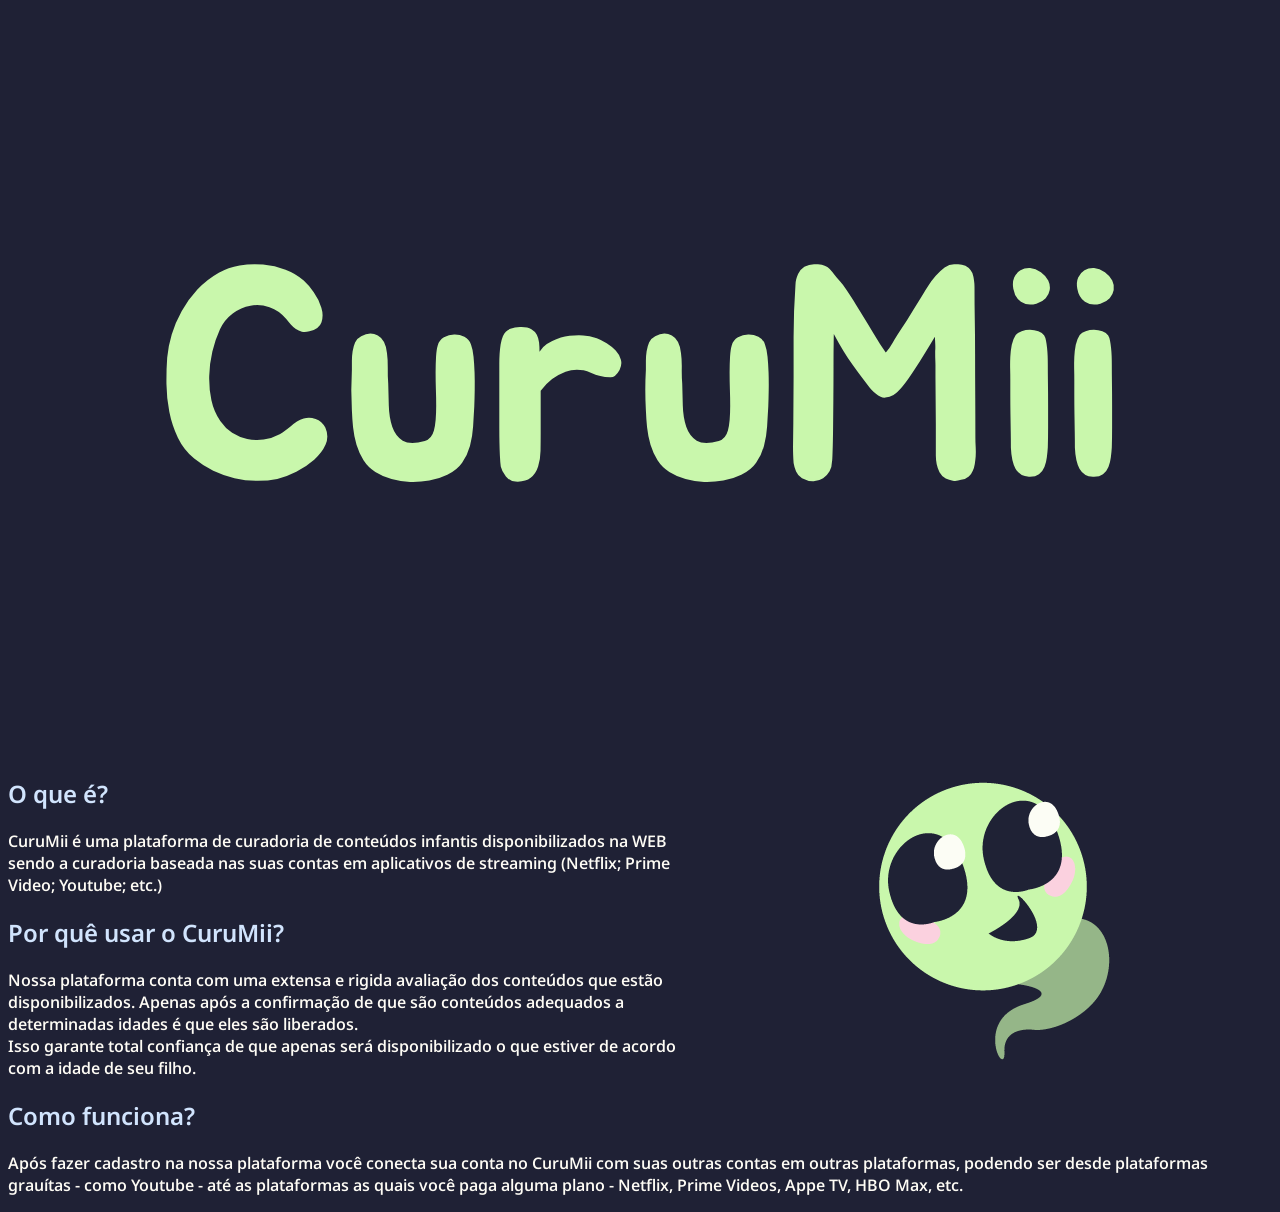
<file: yasmin/index.html>
<!DOCTYPE html>
<html lang="pt">
    <head>
        <meta charset="UTF-8">
        <meta name="viewport" content="width=device-width, initial-scale=1.0">
        <link rel="preconnect" href="https://fonts.googleapis.com">
        <link rel="preconnect" href="https://fonts.gstatic.com" crossorigin>
        <link rel="preconnect" href="https://fonts.googleapis.com">
        <link rel="preconnect" href="https://fonts.gstatic.com" crossorigin>
        <link href="https://fonts.googleapis.com/css2?family=Gaegu&family=Jua&family=Noto+Sans:ital,wght@0,100..900;1,100..900&display=swap" rel="stylesheet">
        <link href="https://fonts.googleapis.com/css2?family=Gaegu&family=Jua&display=swap" rel="stylesheet">

        <link rel="stylesheet" type="text/css" href="estilos.css">
        <title>Home</title>
    </head>
    <body>
        <div class="main">
            <h1>CuruMii</h1>
            <img src="../imagens/logo-curumii.png" alt="curu">
        
        </div>
            
            <h2>O que é?</h2>
                <p>
                    CuruMii é uma plataforma de curadoria de conteúdos infantis 
                    disponibilizados na WEB sendo a curadoria baseada nas suas 
                    contas em aplicativos de streaming (Netflix; Prime Video; Youtube; etc.)
                </p>

            <h2>Por quê usar o CuruMii?</h2>
                    <p>
                        Nossa plataforma conta com uma extensa e rigida avaliação dos conteúdos que estão
                        disponibilizados. Apenas após a confirmação de que são conteúdos adequados a determinadas
                        idades é que eles são liberados. <br>
                        Isso garante total confiança de que apenas será disponibilizado o que estiver de acordo
                        com a idade de seu filho.
                    </p>
            
            <h2>Como funciona?</h2>
                    <p>
                        Após fazer cadastro na nossa plataforma você conecta sua conta no CuruMii com suas outras
                        contas em outras plataformas, podendo ser desde plataformas grauítas - como Youtube - 
                        até as plataformas as quais você paga alguma plano - Netflix, Prime Videos, Appe TV, HBO Max, etc.

                    </p>

    </body>
</html>
</file>
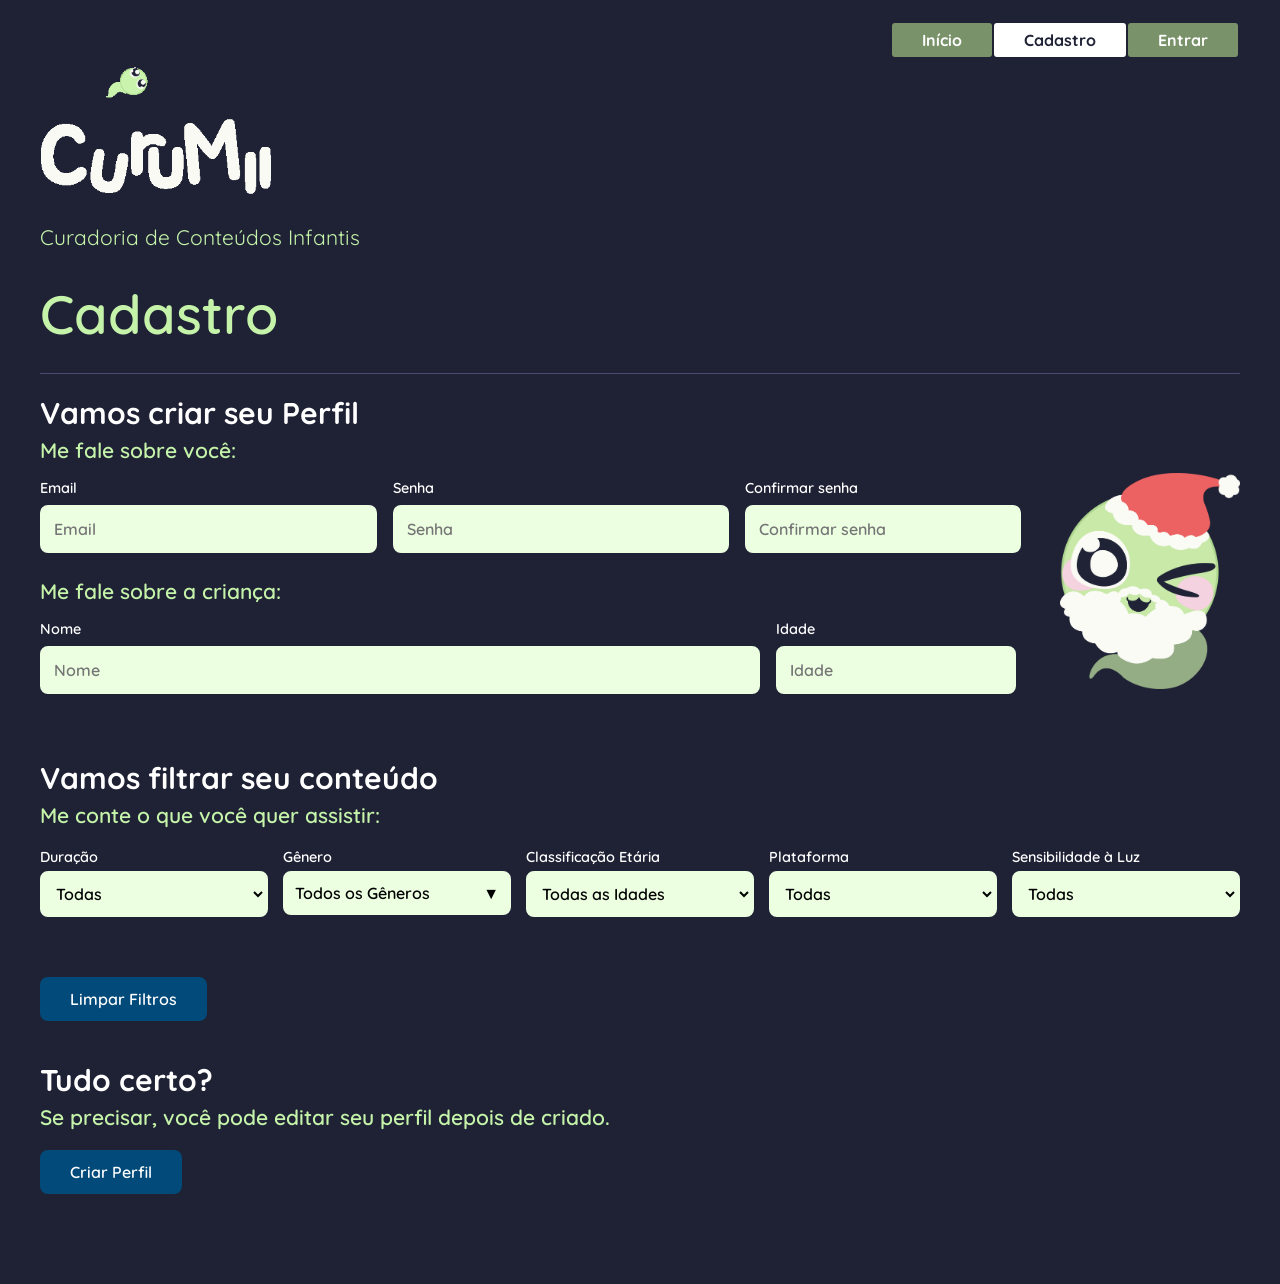
<file: cadastro.html>
<!DOCTYPE html>
<html lang="pt-BR">
<head>
    <meta charset="UTF-8">
    <meta name="viewport" content="width=device-width, initial-scale=1.0">
    <title>Curumii - Cadastro</title>
    <link rel="icon" type="image/png" href="imagens/curumii-icon.png">
    <link rel="stylesheet" type="text/css" href="css/styles.css">
    <link rel="stylesheet" type="text/css" href="css/modal.css">    
</head>

<body>

    <div class="container">

        <nav>
            <ul>
                <li><a href="index.html">Início</a></li>
                <li><a class="ativo" href="cadastro.html">Cadastro</a></li>
                <li><a href="login.html">Entrar</a></li>
            </ul>
        </nav>

        <div class="header">
           <div class="img-logo-home"><img src="imagens/logo_anima.gif"></div>
            <h1 class="site-subtitle">Curadoria de Conteúdos Infantis</h1>
            <h2 class="page-title">Cadastro</h2>
        </div>
        

        <div class="cadastro">
            <h2>Vamos criar seu Perfil</h2>
            <p class="instrucao">Me fale sobre você:</p><br>

                <div class="cadastro-avatar">
                    <img src="imagens/curumii-icon.png">
                </div>

                <div class="email-senha-group">
                          
                            <div class="bloco-info">
                                <label class="legenda">Email</label>
                                <input type="text" class="form-cadastro form-nome" id="cadastroNome" placeholder="Email">
                            </div>

                            <div class="bloco-info">
                                <label class="legenda">Senha</label>
                                <input type="text" class="form-cadastro form-nome" id="cadastroNome" placeholder="Senha">
                            </div>

                             <div class="bloco-info">
                                <label class="legenda">Confirmar senha</label>
                                <input type="text" class="form-cadastro form-nome" id="cadastroNome" placeholder="Confirmar senha">
                            </div>
                    </div>

                <div class="cadastro-info-pessoal">
            
             <p class="instrucao2">Me fale sobre a criança:</p><br>

                    <div class="nome-idade-group">

                            <div class="bloco-info">
                                <label class="legenda">Nome</label>
                                <input type="text" class="form-cadastro form-nome" id="cadastroNome" placeholder="Nome">
                            </div>
                            
                            <div class="bloco-info">
                                <label class="legenda">Idade</label>
                                <input type="text" class="form-cadastro form-nome" id="cadastroNome" placeholder="Idade">
                            </div>
                    </div>

                    

                           

                </div>

                
        </div>

        <div class="filters">
            <h2>Vamos filtrar seu conteúdo</h2>
            <p class="instrucao">Me conte o que você quer assistir:</p>
                        
            <div class="filter-group">
                <div class="filter-item">
                    <label for="filterDuracao">Duração</label>
                    <select id="filterDuracao">
                        <option value="">Todas</option>
                        <option value="curta">Menos de 30 minutos</option>
                        <option value="media">Entre 30 minutos e 1 hora</option>
                        <option value="longa">Mais de 1 hora</option>
                    </select>
                </div>
                
                <div class="filter-item">
                    <label>Gênero</label>
                    <div class="dropdown-genero">
                        <div class="dropdown-toggle" id="generoToggle" onclick="toggleGeneroDropdown()">
                            <span id="generoLabel">Todos os Gêneros</span>
                            <span>▼</span>
                        </div>
                        <div class="dropdown-menu" id="generoDropdown">
                            <div class="checkbox-item">
                                <input type="checkbox" id="genero-todos" value="Todos" onchange="updateGeneroFilter(true)">
                                <label for="genero-todos"><strong>Todos</strong></label>
                            </div>
                            <div class="checkbox-item">
                                <input type="checkbox" id="genero-arte" value="Arte" onchange="updateGeneroFilter()">
                                <label for="genero-arte">Arte</label>
                            </div>
                            <div class="checkbox-item">
                                <input type="checkbox" id="genero-aventura" value="Aventura" onchange="updateGeneroFilter()">
                                <label for="genero-aventura">Aventura</label>
                            </div>
                            <div class="checkbox-item">
                                <input type="checkbox" id="genero-educativo" value="Educativo" onchange="updateGeneroFilter()">
                                <label for="genero-educativo">Educativo</label>
                            </div>
                            <div class="checkbox-item">
                                <input type="checkbox" id="genero-fantasia" value="Fantasia" onchange="updateGeneroFilter()">
                                <label for="genero-fantasia">Fantasia</label>
                            </div>
                            <div class="checkbox-item">
                                <input type="checkbox" id="genero-musical" value="Musical" onchange="updateGeneroFilter()">
                                <label for="genero-musical">Musical</label>
                            </div>
                        </div>
                    </div>
                </div>
                
                <div class="filter-item">
                    <label for="filterIdade">Classificação Etária</label>
                    <select id="filterIdade">
                        <option value="">Todas as Idades</option>
                        <option value="Livre">Livre</option>
                        <option value="10">10 anos</option>
                        <option value="12">12 anos</option>
                        <option value="14">14 anos</option>
                        <option value="16">16 anos</option>
                    </select>
                </div>

                <div class="filter-item">
                    <label for="filterPlataforma">Plataforma</label>
                    <select id="filterPlataforma">
                        <option value="">Todas</option>
                        <option value="Netflix">Netflix</option>
                        <option value="Disney+">Disney+</option>
                        <option value="Prime Video">Prime Video</option>
                        <option value="HBO Max">HBO Max</option>
                        <option value="Globoplay">Globoplay</option>
                        <option value="Apple TV">Apple TV</option>
                        <option value="YouTube">YouTube</option>
                    </select>
                </div>

                <div class="filter-item">
                    <label for="filterLuz">Sensibilidade à Luz</label>
                    <select id="filterLuz">
                        <option value="">Todas</option>
                        <option value="Sim">Sim</option>
                        <option value="Não">Não</option>
                    </select>
                </div>
            </div>

            <div class="selected-filters">
                <ul>

                </ul>
            </div>

            <button class="btn-clear" onclick="clearFilters()">Limpar Filtros</button>
            <br><br>
            <h2>Tudo certo?</h2>
            <p class="instrucao">Se precisar, você pode editar seu perfil depois de criado.</p>
            
            <button class="btn-save" id="abrirModalBtn">Criar Perfil</button>

          <div id="meuModal" class="modal">
            <div class="modal-conteudo">
                <h2 class="modal-titulo">🎉 Perfil criado com sucesso!</h2>
                <a href="meu-curumii.html" class="btn-save">Ver Meu Curumii</a>
            </div>
        
        </div>
    </div>

    <script src="js/filter-2.js"></script>
    <script src="js/modal.js"></script>
</body>
</html>
</file>
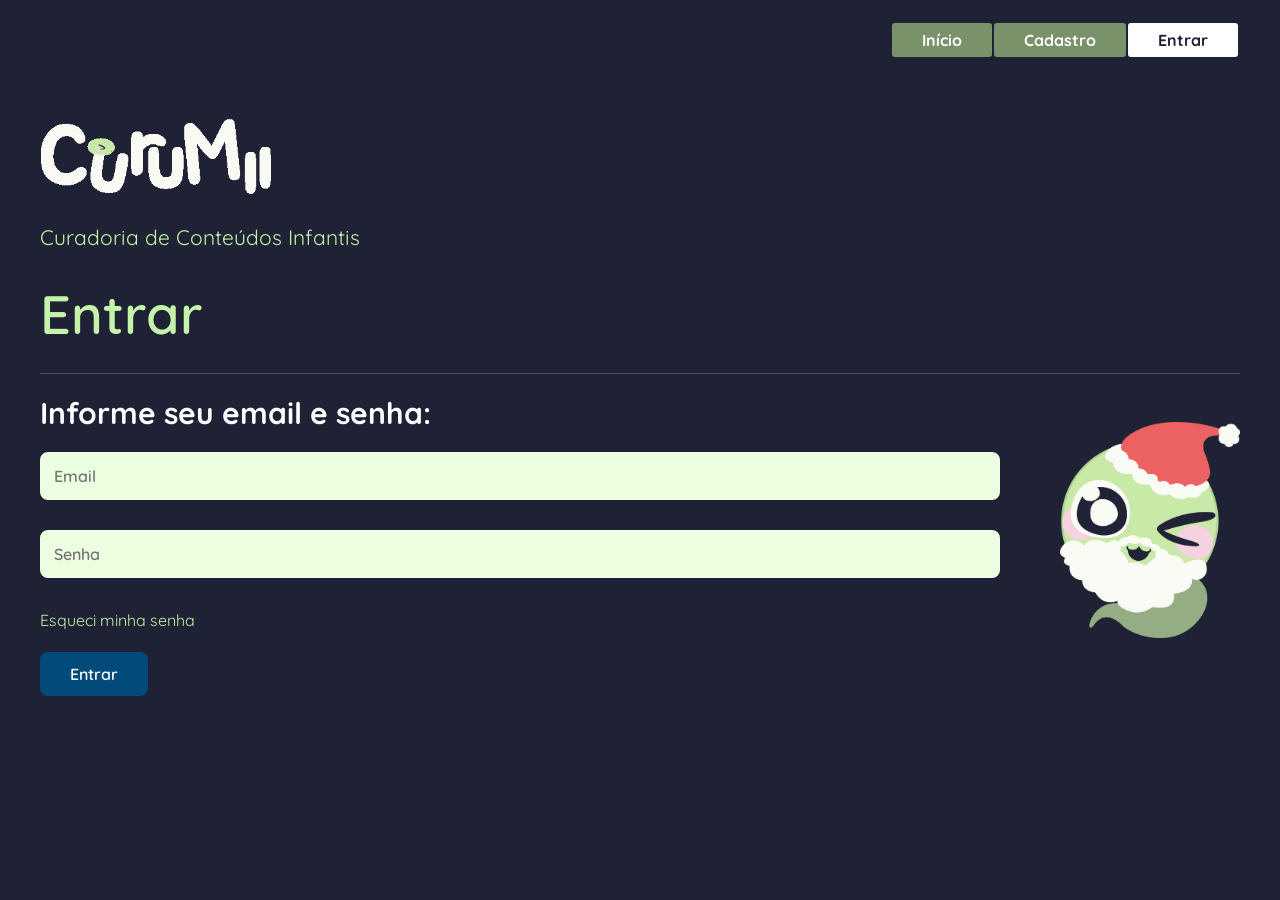
<file: login.html>
<!DOCTYPE html>
<html lang="pt-BR">
<head>
    <meta charset="UTF-8">
    <meta name="viewport" content="width=device-width, initial-scale=1.0">
    <title>Curumii - Cadastro</title>
    <link rel="icon" type="image/png" href="imagens/curumii-icon.png">
    <link rel="stylesheet" type="text/css" href="css/styles.css">
</head>
<body>

    <div class="container">

        <nav>
            <ul>
                <li><a href="index.html">Início</a></li>
                <li><a href="cadastro.html">Cadastro</a></li>
                <li><a class="ativo" href="login.html">Entrar</a></li>
            </ul>
        </nav>

        <div class="header">
           <div class="img-logo-home"><img src="imagens/logo_anima.gif"></div>
            <h1 class="site-subtitle">Curadoria de Conteúdos Infantis</h1>
            <h2 class="page-title">Entrar</h2>
        </div>
        

        <div class="login">
            <h2>Informe seu email e senha:</h2>

                <div class="cadastro-avatar">
                    <img src="imagens/curumii-icon.png">
                </div>

                <div class="email-senha">
                    <input type="text" class="form-login form-nome" id="cadastroEmail" placeholder="Email">
                    <input type="text" class="form-login form-idade" id="cadastroEmail" placeholder="Senha">
                    <p><a class="link-esqueci" href="#">Esqueci minha senha</a></p> 
                </div>
               <a class="link-entrar" href="meu-curumii.html"><button class="btn-clear">Entrar</button></a> 
                
        </div>
</body>
</html>
</file>
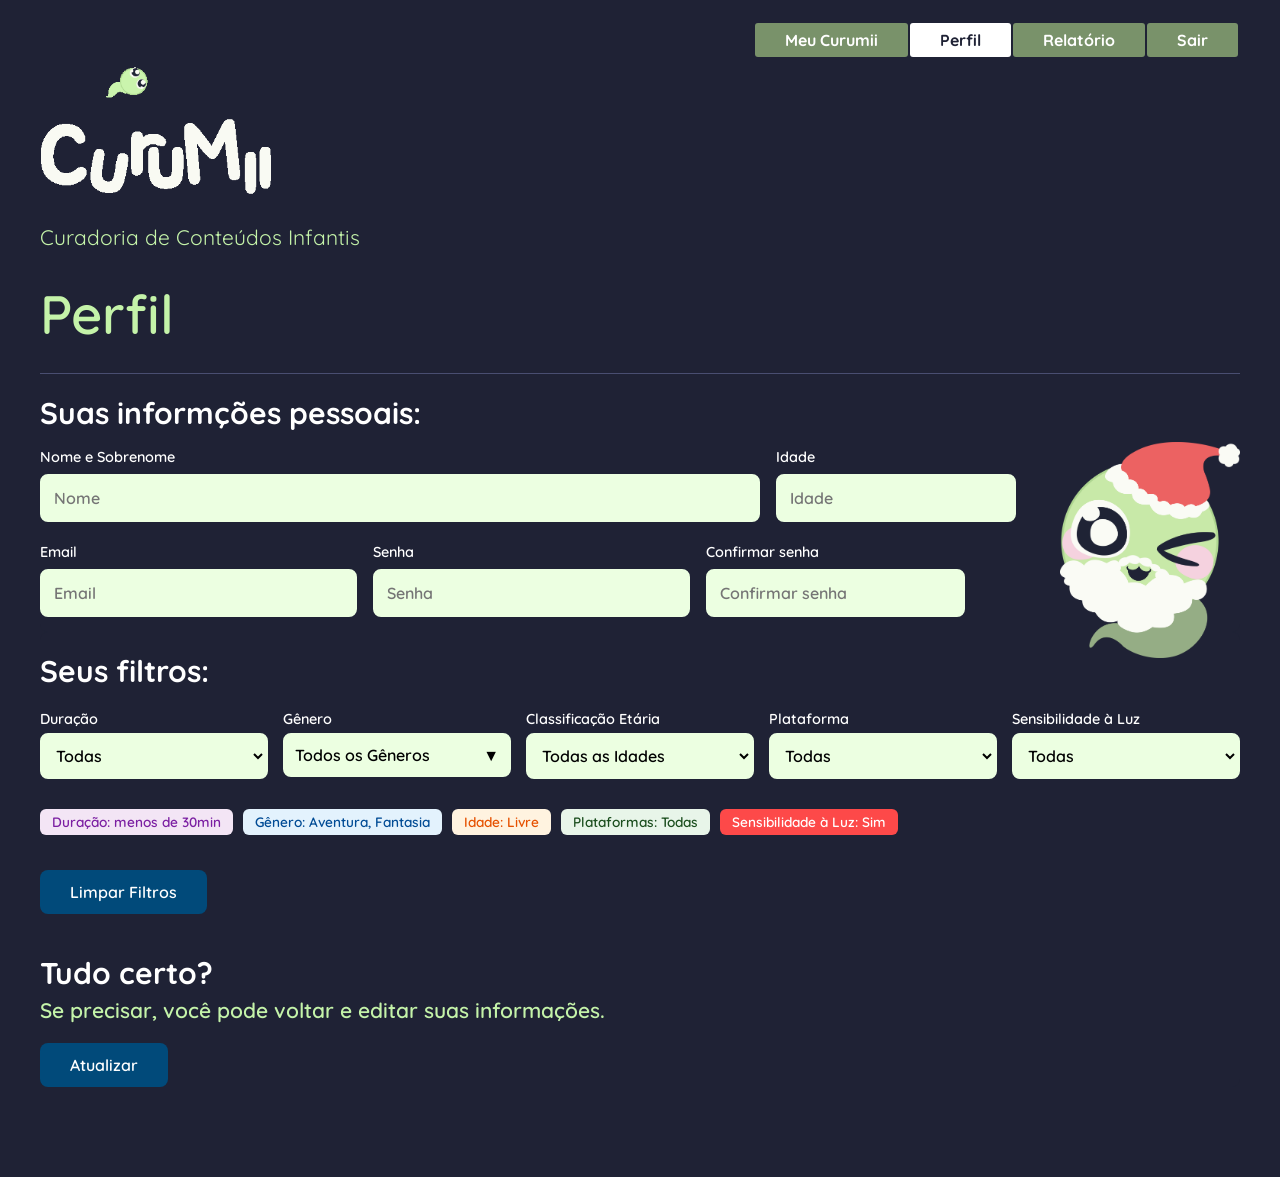
<file: perfil.html>
<!DOCTYPE html>
<html lang="pt-BR">
<head>
    <meta charset="UTF-8">
    <meta name="viewport" content="width=device-width, initial-scale=1.0">
    <title>Curumii - Perfil</title>
    <link rel="icon" type="image/png" href="imagens/curumii-icon.png">
    <link rel="stylesheet" type="text/css" href="css/styles.css">
    <link rel="stylesheet" type="text/css" href="css/modal.css">    
</head>
<body>

    <div class="container">

        <nav>
            <ul>
                <li><a href="meu-curumii.html">Meu Curumii</a></li>
                <li><a class="ativo" href="perfil.html">Perfil</a></li>
                <li><a href="relatorio.html">Relatório</a></li>
                <li><a href="index.html">Sair</a></li>
            </ul>
        </nav>

        <div class="header">
            <div class="img-logo-home"><img src="imagens/logo_anima.gif"></div>
            <h1 class="site-subtitle">Curadoria de Conteúdos Infantis</h1>
            <h2 class="page-title">Perfil</h2>
        </div>
        

        <div class="cadastro">
            <h2>Suas informções pessoais:</h2><br>
                <div class="cadastro-avatar">
                    <img src="imagens/curumii-icon.png">
                </div>

                <div class="cadastro-info-pessoal">

                    <div class="nome-idade-group">

                            <div class="bloco-info">
                                <label class="legenda">Nome e Sobrenome</label>
                                <input type="text" class="form-cadastro form-nome" id="cadastroNome" placeholder="Nome">
                            </div>
                            
                            <div class="bloco-info">
                                <label class="legenda">Idade</label>
                                <input type="text" class="form-cadastro form-nome" id="cadastroNome" placeholder="Idade">
                            </div>
                    </div>

                    <div class="email-senha-group">
                          
                            <div class="bloco-info">
                                <label class="legenda">Email</label>
                                <input type="text" class="form-cadastro form-nome" id="cadastroNome" placeholder="Email">
                            </div>

                            <div class="bloco-info">
                                <label class="legenda">Senha</label>
                                <input type="text" class="form-cadastro form-nome" id="cadastroNome" placeholder="Senha">
                            </div>

                             <div class="bloco-info">
                                <label class="legenda">Confirmar senha</label>
                                <input type="text" class="form-cadastro form-nome" id="cadastroNome" placeholder="Confirmar senha">
                            </div>
                    </div>

                           

                </div>
                
        </div>

        <div class="filters">
            <h2>Seus filtros:</h2>             
            <div class="filter-group">
                <div class="filter-item">
                    <label for="filterDuracao">Duração</label>
                    <select id="filterDuracao">
                        <option value="">Todas</option>
                        <option value="curta">Menos de 30 minutos</option>
                        <option value="media">Entre 30 minutos e 1 hora</option>
                        <option value="longa">Mais de 1 hora</option>
                    </select>
                </div>
                
                <div class="filter-item">
                    <label>Gênero</label>
                    <div class="dropdown-genero">
                        <div class="dropdown-toggle" id="generoToggle" onclick="toggleGeneroDropdown()">
                            <span id="generoLabel">Todos os Gêneros</span>
                            <span>▼</span>
                        </div>
                        <div class="dropdown-menu" id="generoDropdown">
                            <div class="checkbox-item">
                                <input type="checkbox" id="genero-todos" value="Todos" onchange="updateGeneroFilter(true)">
                                <label for="genero-todos"><strong>Todos</strong></label>
                            </div>
                            <div class="checkbox-item">
                                <input type="checkbox" id="genero-arte" value="Arte" onchange="updateGeneroFilter()">
                                <label for="genero-arte">Arte</label>
                            </div>
                            <div class="checkbox-item">
                                <input type="checkbox" id="genero-aventura" value="Aventura" onchange="updateGeneroFilter()">
                                <label for="genero-aventura">Aventura</label>
                            </div>
                            <div class="checkbox-item">
                                <input type="checkbox" id="genero-educativo" value="Educativo" onchange="updateGeneroFilter()">
                                <label for="genero-educativo">Educativo</label>
                            </div>
                            <div class="checkbox-item">
                                <input type="checkbox" id="genero-fantasia" value="Fantasia" onchange="updateGeneroFilter()">
                                <label for="genero-fantasia">Fantasia</label>
                            </div>
                            <div class="checkbox-item">
                                <input type="checkbox" id="genero-musical" value="Musical" onchange="updateGeneroFilter()">
                                <label for="genero-musical">Musical</label>
                            </div>
                        </div>
                    </div>
                </div>
                
                <div class="filter-item">
                    <label for="filterIdade">Classificação Etária</label>
                    <select id="filterIdade">
                        <option value="">Todas as Idades</option>
                        <option value="Livre">Livre</option>
                        <option value="10">10 anos</option>
                        <option value="12">12 anos</option>
                        <option value="14">14 anos</option>
                        <option value="16">16 anos</option>
                    </select>
                </div>

                <div class="filter-item">
                    <label for="filterPlataforma">Plataforma</label>
                    <select id="filterPlataforma">
                        <option value="">Todas</option>
                        <option value="Netflix">Netflix</option>
                        <option value="Disney+">Disney+</option>
                        <option value="Prime Video">Prime Video</option>
                        <option value="HBO Max">HBO Max</option>
                        <option value="Globoplay">Globoplay</option>
                        <option value="Apple TV">Apple TV</option>
                        <option value="YouTube">YouTube</option>
                    </select>
                </div>

                <div class="filter-item">
                    <label for="filterLuz">Sensibilidade à Luz</label>
                    <select id="filterLuz">
                        <option value="">Todas</option>
                        <option value="Sim">Sim</option>
                        <option value="Não">Não</option>
                    </select>
                </div>
            </div>

            <div class="selected-filters">
                <ul>
                    <li class="tag duracao">Duração: menos de 30min</li>
                    <li class="tag genero">Gênero: Aventura, Fantasia</li>
                    <li class="tag idade">Idade: Livre</li>
                    <li class="tag plataforma">Plataformas: Todas</li>
                    <li class="tag luz">Sensibilidade à Luz: Sim</li>
                </ul>
            </div>

            <button class="btn-clear" onclick="clearFilters()">Limpar Filtros</button>
            <br><br>
            <h2>Tudo certo?</h2>
            <p class="instrucao">Se precisar, você pode voltar e editar suas informações.</p>
            
            <button class="btn-save" id="abrirModalBtn">Atualizar</button>

            <div id="meuModal" class="modal">
                <div class="modal-conteudo">
                    <h2 class="modal-titulo">🎉 Perfil atuaizado com sucesso!</h2>
                    <a href="meu-curumii.html" class="btn-save">Ver Meu Curumii</a>
                </div>




        </div>
        <div id="itemsContainer" class="items-grid"></div>
    </div>

    <script src="js/filter.js"></script>
    <script src="js/modal.js"></script>
</body>
</html>
</file>
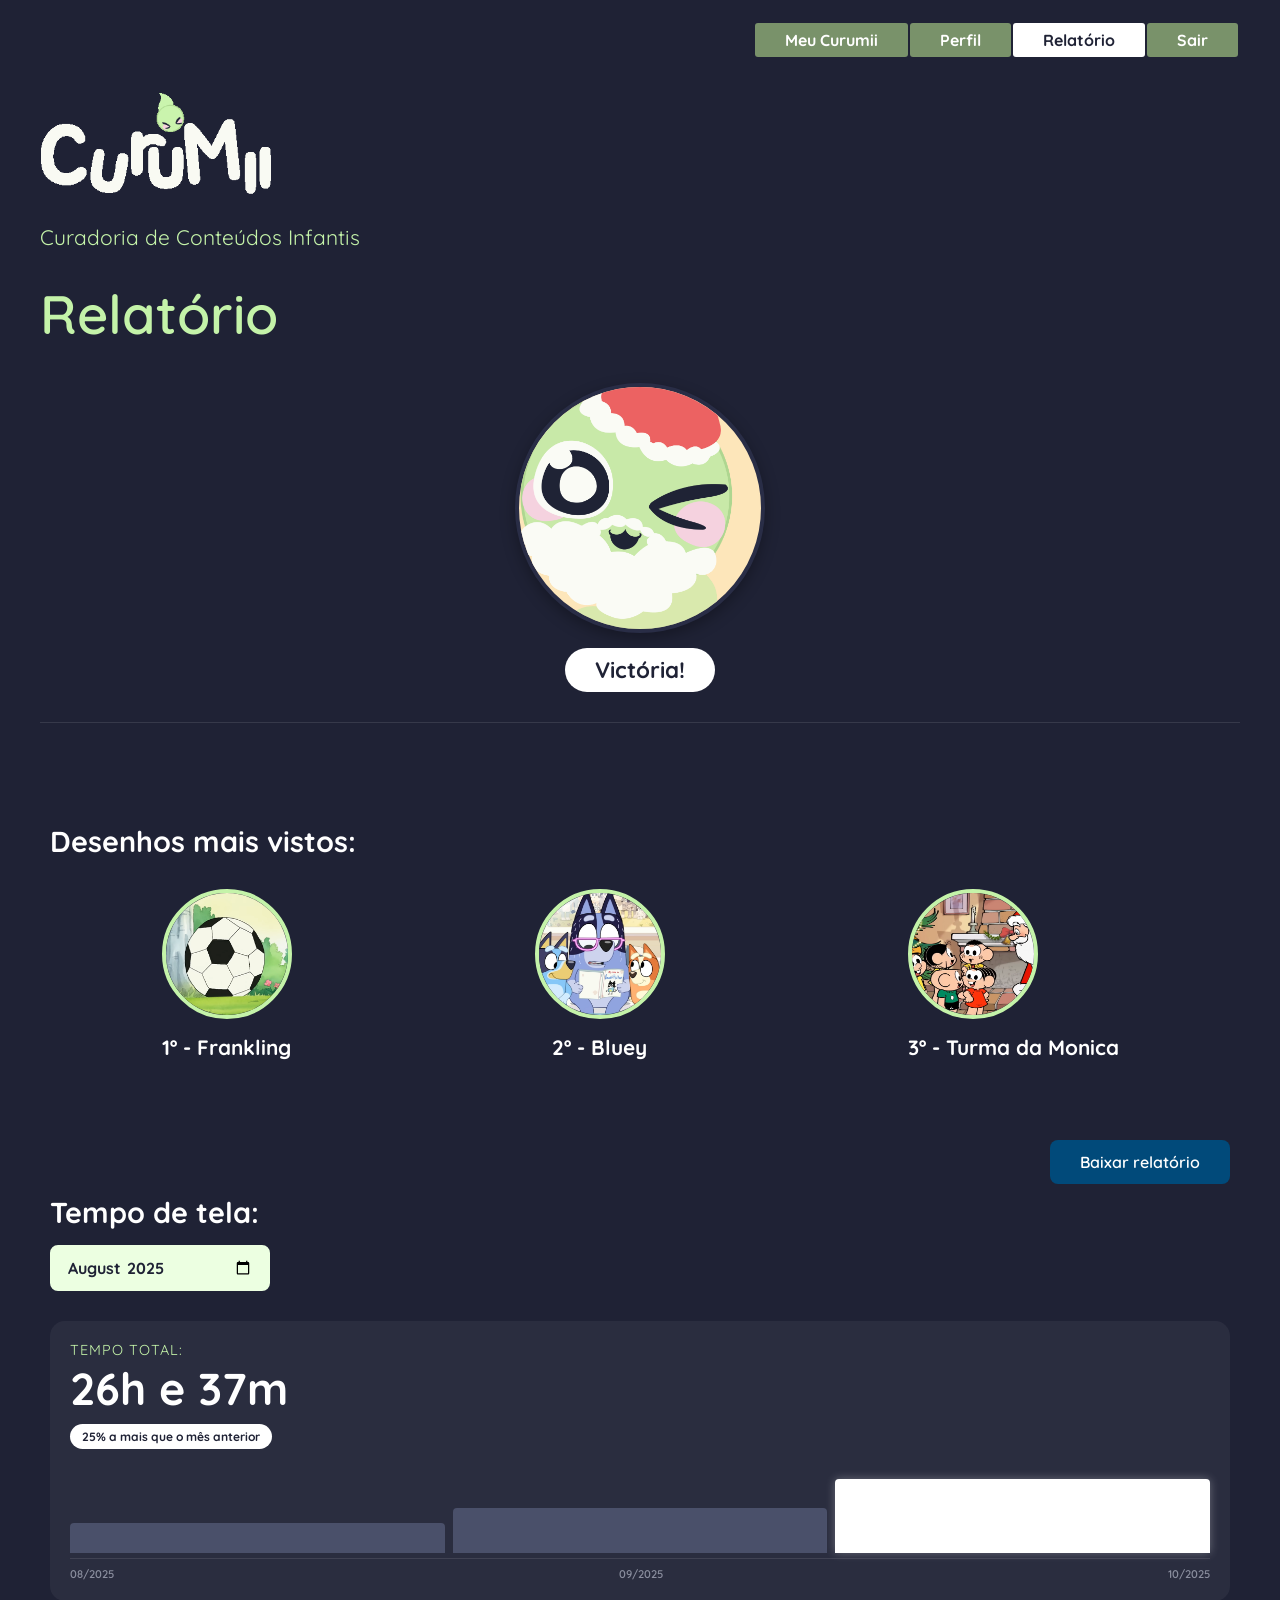
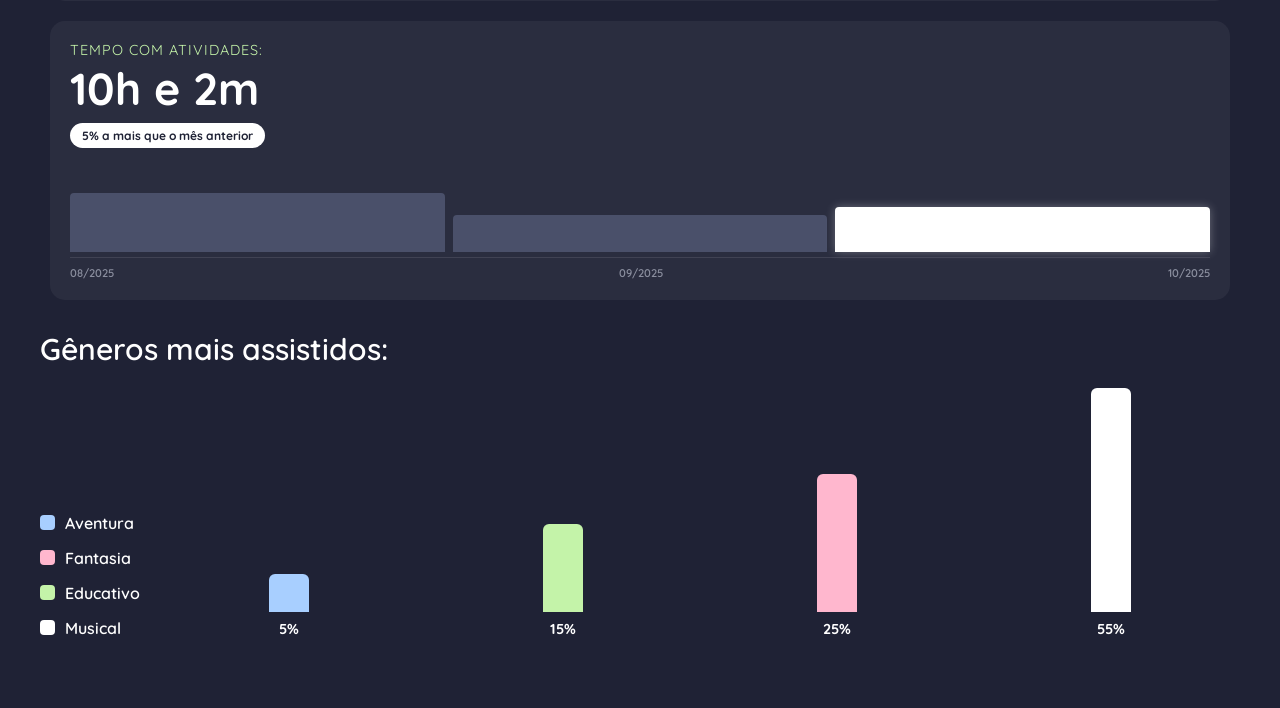
<file: relatorio.html>
<!DOCTYPE html>
<html lang="pt-BR">
<head>
    <meta charset="UTF-8">
    <meta name="viewport" content="width=device-width, initial-scale=1.0">
    <title>Curumii - Relatório</title>
    <link rel="icon" type="image/png" href="imagens/curumii-icon.png">
    <link rel="stylesheet" type="text/css" href="css/styles.css">
    <link rel="stylesheet" type="text/css" href="css/modal.css">    
</head>
<body>

    <div class="container">

        <nav>
            <ul>
                <li><a href="meu-curumii.html">Meu Curumii</a></li>
                <li><a href="perfil-2.html">Perfil</a></li>
                <li><a class="ativo" href="relatorio.html">Relatório</a></li>
                <li><a href="index.html">Sair</a></li>
            </ul>
        </nav>

        <div class="header">
            <div class="img-logo-home"><img src="imagens/logo_anima.gif"></div>
            <h1 class="site-subtitle">Curadoria de Conteúdos Infantis</h1>
            <h2 class="page-title">Relatório</h2>
        </div>

        <div class="dashboard-grid">

        <div class="card-dashboard perfil-section">
        <div class="avatar-circle">
            <img src="imagens/curumii-icon.png" alt="Avatar"> 
        </div>
        <div class="profile-name">Victória!</div>
    </div>

    <div class="card-dashboard full-width ranking-section">
        <h3>Desenhos mais vistos:</h3>
        
        <div class="ranking-grid">
            <div class="ranking-item">
                <div class="ranking-img">
                    <img src="imagens/T06-frank-futebol.png" alt="Cráa">
                </div>
                <div class="ranking-label">1º - Frankling</div>
            </div>
            
            <div class="ranking-item">
                <div class="ranking-img">
                    <img src="imagens/T02-pequenas-historias-bluey.png" alt="Lili">
                </div>
                <div class="ranking-label">2º - Bluey</div>
            </div>
            
            <div class="ranking-item">
                <div class="ranking-img">
                    <img src="imagens/T05-monica-natal.png" alt="Lulu">
                </div>
                <div class="ranking-label">3º - Turma da Monica</div>
            </div>
        </div>
    </div>
    
   <div class="download-area">
    <a href="imagens/relatorio.png" download="Relatorio-Curumii-Agosto.png" style="text-decoration: none;">
        <button class="btn-clear">Baixar relatório</button>
    </a>
    </div>

</div>


    <div class="card-dashboard tempo-section">
        
        <div class="tempo-header">
            <h3>Tempo de tela:</h3>
            <input type="month" value="2025-08" class="input-mes-estilizado">
        </div>

        <div class="stat-group">
            <p class="label-stat">Tempo total:</p>
            <div class="stat-value">26h e 37m</div>
            <span class="badge-stat">25% a mais que o mês anterior</span>
            
            <div class="mini-chart">
                <div class="bar" style="height: 40%"></div>
                <div class="bar" style="height: 60%"></div>
                <div class="bar active" style="height: 100%"></div>
            </div>
            <div class="chart-dates">
                <span>08/2025</span><span>09/2025</span><span>10/2025</span>
            </div>
        </div>

        <div class="stat-group">
            <p class="label-stat">Tempo com atividades:</p>
            <div class="stat-value">10h e 2m</div>
            <span class="badge-stat">5% a mais que o mês anterior</span>

            <div class="mini-chart">
                <div class="bar" style="height: 80%"></div>
                <div class="bar" style="height: 50%"></div>
                <div class="bar active" style="height: 60%"></div>
            </div>
            <div class="chart-dates">
                <span>08/2025</span><span>09/2025</span><span>10/2025</span>
            </div>
        </div>
    </div>
    
    <div class= container>
        <h4>Gêneros mais assistidos:</h4>
        <div class="chart-container">
            <div class="chart-legend">
                <div class="legend-item"><span class="dot blue"></span>Aventura</div>
                <div class="legend-item"><span class="dot pink"></span>Fantasia</div>
                <div class="legend-item"><span class="dot green"></span>Educativo</div>
                <div class="legend-item"><span class="dot white"></span>Musical</div>
            </div>

            <div class="main-bar-chart">
                <div class="bar-wrapper">
                    <div class="main-bar blue" style="height: 15%"></div>
                    <span class="pct">5%</span>
                </div>
                <div class="bar-wrapper">
                    <div class="main-bar green" style="height: 35%"></div>
                    <span class="pct">15%</span>
                </div>
                <div class="bar-wrapper">
                    <div class="main-bar pink" style="height: 55%"></div>
                    <span class="pct">25%</span>
                </div>
                <div class="bar-wrapper">
                    <div class="main-bar white" style="height: 90%"></div>
                    <span class="pct">55%</span>
                </div>
            </div>
        </div>
    </div>

    
    </div>


    
</body>
</html>
</file>
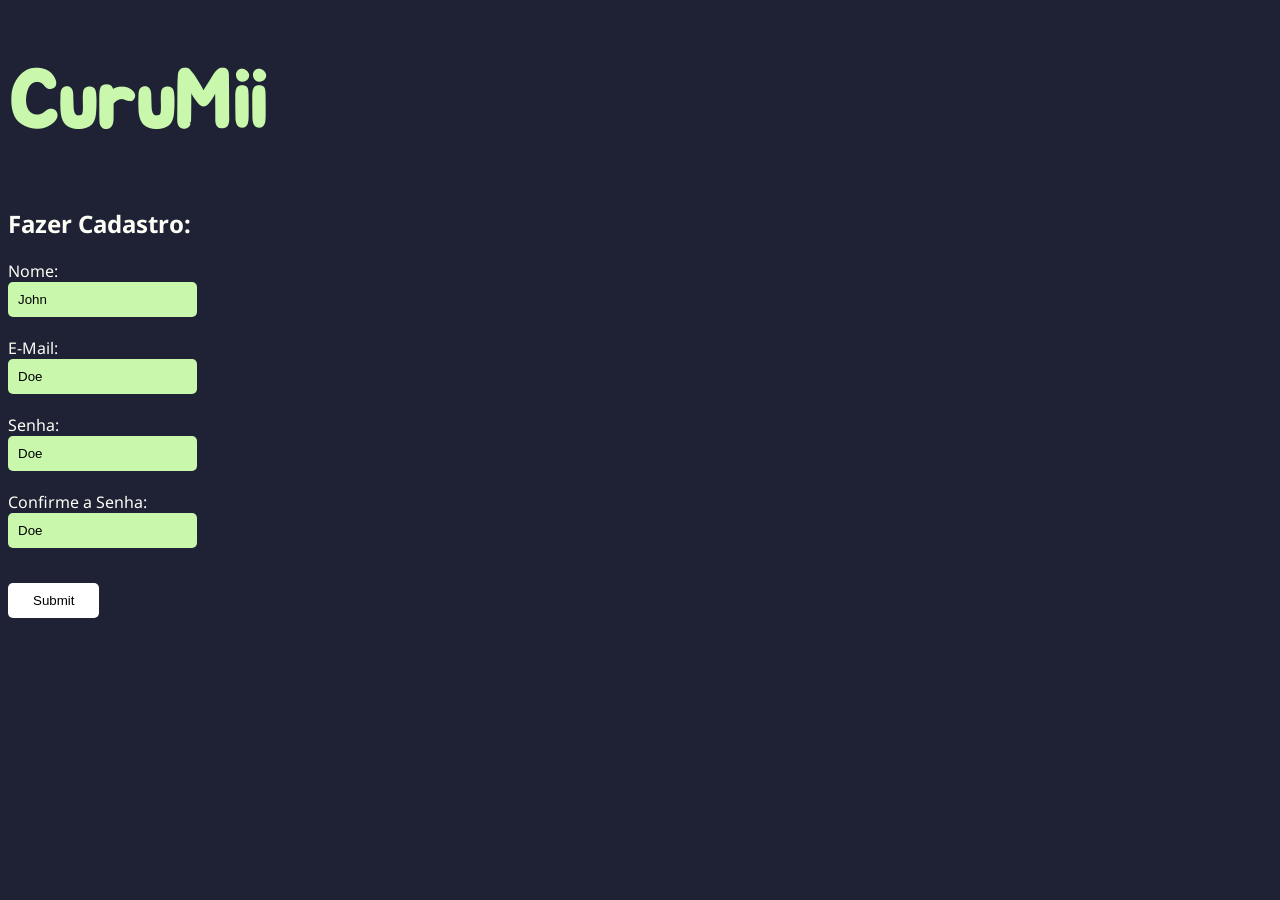
<file: roberta/login.html>
<!DOCTYPE html>
<html lang="pt">
<head>
    <meta charset="UTF-8">
    <meta name="viewport" content="width=device-width, initial-scale=1.0">

    <link rel="preconnect" href="https://fonts.googleapis.com">
    <link rel="preconnect" href="https://fonts.gstatic.com" crossorigin>
    <link href="https://fonts.googleapis.com/css2?family=Jua&display=swap" rel="stylesheet">

    <link rel="preconnect" href="https://fonts.googleapis.com">
    <link rel="preconnect" href="https://fonts.gstatic.com" crossorigin>
    <link href="https://fonts.googleapis.com/css2?family=Noto+Sans:ital,wght@0,100..900;1,100..900&display=swap" rel="stylesheet">

    <link rel="stylesheet" type="text/css" href="style.css">
    
    <title>Login</title>

</head>
<body>
    <div class="main">
        <h1>CuruMii</h1>
        <h2>Fazer Cadastro:</h2>
        <form action="/action_page.php">
  <label for="fname">Nome:</label><br>
  <input type="text" id="fname" name="fname" value="John"><br>
  <label for="lname">E-Mail:</label><br>
  <input type="text" id="lname" name="lname" value="Doe"><br>
  <label for="lname">Senha:</label><br>
  <input type="text" id="lname" name="lname" value="Doe"><br>
  <label for="lname">Confirme a Senha:</label><br>
  <input type="text" id="lname" name="lname" value="Doe"><br>
  <input type="submit" value="Submit">
</form> 

    </div>
    
    
    
</body>
</html>
</file>
<file: yasmin/estilos.css>
body{
    background-color: #1f2135;
}

h1{
    color: #c9f7ac;
  font-family: "Jua", sans-serif;
  font-weight: 400;
  font-style: normal;
  font-size: 300px;
  text-align: center;
  padding: 0;
}

h2{
    color: #d1e4fd;
    font-family: "Noto Sans", sans-serif;
    font-optical-sizing: auto;
    font-weight: 600;
    font-style: normal;
}

p{
    color: #fefcf5;
    font-family: "Noto Sans", sans-serif;
    font-optical-sizing: auto;
    font-weight: 550;
    font-style: normal;
    }

.main img   {
    float: right;
}
</file>
<file: css/styles.css>
@import url('https://fonts.googleapis.com/css2?family=Quicksand:wght@300..700&display=swap');

* {
    margin: 0;
    padding: 0;
    box-sizing: border-box;
}

body {
    font-family: "Quicksand", sans-serif;
    background: #1f2235;
    min-height: 100vh;
    padding: 20px;
}

input, select, button, textarea {
    font-family: "Quicksand", sans-serif !important;
}

.container {
    max-width: 1200px;
    margin: 0 auto 50px auto;
    position: relative;
}

/*Navegação */

nav {
    margin-top: 10px;
}

nav ul {
    display: flex;
    justify-content: flex-end;
    list-style: none;
    margin: 0;
    padding: 0;
}

nav li {
    margin-right: 2px; 
}

nav a {
    color: #fff;
    font-weight: 700;
    background: #79926a;
    padding: 7px 30px;
    border-radius: 3px;
    text-decoration: none;
}

nav a.ativo {
    background: #fff;
    color: #1f2235;
}

nav a:hover {
    background: #c8f7aa;
    color: #000;
}

/*Cabeçalho */

.img-logo-home img{
    width: 360px;
    margin-left: -55px;
}

.img-logo img {
  width: 200px;
  margin-top: -30px;
}

.site-subtitle {
    color: #c4f3a9;
    text-align: left;
    margin-bottom: 30px;
    font-size: 21px;
    font-weight: normal;
}

.page-title {
    color: #c4f3a9;
    text-align: left;
    margin-bottom: 25px;
    font-size: 54px;
    font-weight: 600;
}

/*Apresentação */

.apresenta-site {
    color: #fff;
    background: #292d46;
    border-radius: 10px;
    padding: 30px;
    margin-bottom: 20px;
}

.apresenta-site h2 {
    color: #c4f3a9;
    font-size: 40px;
    font-weight: 500;
    padding-bottom: 20px;
}

.apresenta-site p {
  font-size: 24px;
  padding: 10px;
}

/* Filtros */

#searchBox::placeholder {
    color: #000;
}

#searchBox {
    width: 100%;
    padding: 12px;
    background-color: #ecffe1;
    border: 2px solid #ecffe1;
    border-radius: 8px;
    font-size: 1em;
    margin-bottom: 25px;
    font-family: 'Quicksand', sans-serif;
    font-weight: 600;
}

#searchBox:focus {
    outline: none;
    border-color: #035;
}

.filters {
    background: #1f2235;
    border-radius: 8px;
    margin-bottom: 70px;
}


.filters h2 {
    color: #fff;
    margin-bottom: 20px;
    border-top: 0 solid #494e71;
    padding-top: 20px;
    font-size: 30px;
}

.instrucao {
    color: #c4f3a9;
    font-size: 21px;
    font-weight: 600;
    margin-top: -15px;
    padding-bottom: 20px;
}

.filter-group {
    display: grid;
    grid-template-columns: repeat(auto-fit, minmax(170px, 1fr));
    gap: 15px;
    margin-bottom: 40px;
}

.filter-item {
    display: flex;
    flex-direction: column;
}

.filter-item label {
    font-weight: 600;
    margin-bottom: 5px;
    color: #fff;
    font-size: 0.9em;
}

.filter-item select,
.filter-item input {
    padding: 10px;
    background-color: #ecffe1;
    border: 2px solid #ecffe1;
    border-radius: 8px;
    font-family: "Quicksand", sans-serif;
    font-size: 1em;
    font-weight: 600;
    transition: border-color 0.3s;
}

.filter-item select:focus,
.filter-item input:focus {
    outline: none;
    border-color: #035;
}

.dropdown-genero {
    position: relative;
}

.dropdown-toggle {
    width: 100%;
    padding: 10px;
    background-color: #ecffe1;
    border: 2px solid #ecffe1;
    border-radius: 8px;
    cursor: pointer;
    text-align: left;
    font-size: 1em;
    font-weight: 600;
    display: flex;
    justify-content: space-between;
    align-items: center;
}

.dropdown-toggle:hover {
    border-color: #035;
}

.dropdown-menu {
    position: absolute;
    top: 100%;
    left: 0;
    right: 0;
    background: #1f2235;
    border: 2px solid #035;
    border-radius: 8px;
    margin-top: 5px;
    display: none;
    z-index: 1000;
    box-shadow: 0 5px 15px rgba(0, 0, 0, 0.2);
}

.dropdown-menu.show {
    display: block;
}

.checkbox-item {
    padding: 8px;
    cursor: pointer;
    display: flex;
    align-items: center;
    border-radius: 4px;
    transition: background 0.2s;
}

.checkbox-item:hover {
    background: #718a67;
}

.checkbox-item input[type="checkbox"] {
    margin-right: 8px;
    cursor: pointer;
    width: 16px;
    height: 16px;
}

.checkbox-item label {
    cursor: pointer;
    margin: 0;
    font-weight: normal;
}

.btn-clear {
    background: #014a7a;
    color: white;
    border: none;
    margin-right: 10px;
    padding: 12px 30px;
    border-radius: 8px;
    cursor: pointer;
    font-family: "Quicksand", sans-serif;
    font-size: 1em;
    font-weight: 600;
    transition: background 0.3s;
}

.btn-clear:hover {
    background: #7b9871;
}

.btn-save {
    background: #014a7a;
    color: white;
    border: none;
    padding: 12px 30px;
    border-radius: 8px;
    cursor: pointer;
    font-family: "Quicksand", sans-serif;
    font-size: 1em;
    font-weight: 600;
    text-decoration: none;
    transition: background 0.3s;
}

.btn-save:hover {
    background: #7b9871;
}

.results-info {
    display: none;
    background: #1f2235;
    margin-bottom: 40px;
    color: #c4f3a9;
    font-size: 24px;
    font-weight: normal;
    text-align: center;
    border-top: 1px solid #494e71;
    padding-top: 30px;
}

/*Cadastro e Perfil*/

.perfil-abas {
    display: flex;
    justify-content: flex-start;
    flex-wrap: wrap;
    gap: 10px;
    margin-bottom: 40px;
}

.perfil-abas a,
.perfil-abas span {
    color: white;
    padding: 12px 20px;
    background-color: #292d46;
    border-radius: 8px;
    font-weight: 600;
    cursor: pointer;
    text-decoration: none;
    transition: all 0.2s ease;
}

.perfil-abas .aba-ativa {
    background-color: #c4f3a9;
    color: #1f2235;
    font-weight: 800;
    box-shadow: 0 2px 10px rgba(196, 243, 169, 0.4);
}

.perfil-abas a:hover:not(.aba-ativa),
.perfil-abas span:hover:not(.aba-ativa) {
    background-color: #014a7a;
    transform: translateY(-2px);
}

.perfil-abas .link-novo-perfil {
    background: none; 
    color: #c4f3a9; 
    border: none;
    padding: 12px 0; 
    text-decoration: underline; 
    align-self: center; 
    margin-left: 20px;
    transition: color 0.2s;
}

.perfil-abas .link-novo-perfil:hover {
    background: none;
    color: #fff; 
    transform: none;
}

.instrucao2 {
    color: #c4f3a9;
    font-size: 21px;
    font-weight: 600;
    margin-top: 10px;
    padding-bottom: 20px;
}

.nome-idade-group {
    display: grid;
    grid-template-columns: 75% 25%;
    gap: 16px;
    margin-bottom: 30px;
}
.email-senha-group {
    display: grid;
    grid-template-columns: 33% 33% 27%; 
    gap: 16px; 
}

.bloco-info {
    display: flex;
    flex-direction: column;
    gap: 8px; 
}

.bloco-info label {
    display: block;
}

.bloco-info input {
    width: 100%;
}

label.legenda {
    margin-top: -24px;
    color: #fff;
    font-size: 0.9em;
    font-weight: 600;
}

a.link-esqueci,
a.link-editar-filtros {
  color: #c4f3a9;
  line-height: 1.5;
  text-decoration: none;
}

a.link-esqueci:hover,
a.link-editar-filtros:hover {
    color: #fff;
    padding-bottom: 2px;
    border-bottom: 1px solid #fff;
}

.cadastro {
    background: #1f2235;
    border-radius: 8px;
    margin-bottom: 0;
}

.cadastro h2,
.login h2 {
    color: #fff;
    margin-bottom: 20px;
    border-top: 1px solid #494e71;
    padding-top: 20px;
    font-size: 30px;
}

.cadastro-avatar img {
  float: right;
  width: 15%;
  margin-top: -30px;
}

.cadastro-info-pessoal {
    width: 80%;
}

.cadastro-email {
    display: grid;
    grid-template-columns: 33% 33% 32.5%;
    gap: 15px;
    margin-bottom: 20px;
    width: 80%;
}

.form-cadastro {
  padding: 12px;
  background-color: #ecffe1;
  border: 2px solid #ecffe1;
  border-radius: 8px;
  font-size: 1em;
  margin-bottom: 15px;
  font-family: 'Quicksand', sans-serif;
  font-weight: 600;
}

.selected-filters ul {
    display: flex;
    list-style: none;
    margin: 0;
    padding: 0;
    flex-wrap: wrap; 
    margin-top: -10px;
    margin-bottom: 30px;
}

.selected-filters li {
    margin-right: 10px; 
}


/*Entrar*/

.form-login {
  padding: 12px;
  background-color: #ecffe1;
  border: 2px solid #ecffe1;
  border-radius: 8px;
  font-size: 1em;
  margin-bottom: 15px;
  font-family: 'Quicksand', sans-serif;
  font-weight: 600;
}

.email-senha {
    display: grid;
    gap: 15px;
    margin-bottom: 20px;
    width: 80%;
}

/*Cards com os conteúdos*/

.items-grid {
    display: grid;
    grid-template-columns: repeat(auto-fill, minmax(300px, 1fr));
    gap: 20px;
}

.item-card {
    background: #2a2e43;
    border-radius: 9px;
    box-shadow: 0 0 20px rgba(0, 0, 0, 0.4);
    transition: transform 0.3s, box-shadow 0.3s;
    cursor: pointer;
    overflow: hidden;
}

.item-card:hover {
    transform: translateY(-5px);
    box-shadow: 0 0 15px rgba(197, 242, 169, 0.6);
}

.item-image {
    width: 100%;
    height: 260px;
    object-fit: cover;
    background: #035;
}

.item-content {
    padding: 20px 20px 5px 20px;
}

.item-title {
    color: #fff;
    font-size: 1.3em;
    font-weight: bold;
    margin-bottom: 10px;
}

.item-description {
    color: #999;
    margin-bottom: 15px;
    line-height: 1.5;
    font-size: 0.95em;
}

.item-tags {
    display: flex;
    flex-wrap: wrap;
    gap: 8px;
    margin-bottom: 10px;
}

.tag {
    margin-bottom: 5px;
    padding: 4px 12px 5px 12px;
    border-radius: 6px;
    font-size: 0.85em;
    font-weight: 600;
}

.tag.genero {
    background: #e3f2fd;
    color: #004b95;
}

.tag.idade {
    background: #fff3e0;
    color: #e65100;
}

.tag.duracao {
    background: #f3e5f5;
    color: #7b1fa2;
}

.tag.luz {
    background: #fd4949;
    color: #fff;
}

.tag.plataforma {
    background: #e8f5e9;
    color: #1b4e1e;
}

/*Sem resultados*/

.loading {
    text-align: center;
    color: white;
    font-size: 1.2em;
    padding: 50px;
}

.no-results {
    background: #2e324e;
    padding: 40px;
    border-radius: 12px;
    text-align: center;
    color: #999;
    font-size: 1.2em;
    width: 1200px;
}

/* Sem resultados-2 */

img.img-relatorio {
    width: 100%;
}

a.link-entrar.btn-float {
    position: absolute;
    bottom: 90px;
    right: 60px;
}

/*Adicionais*/
.load-more-wrapper {
    text-align: center; 
    margin: 40px auto; 
    width: 100%;
}

.btn-load-more {
    display: inline-block; 
    
    background: linear-gradient(135deg, #014a7a 0%, #7b9871 100%);
    color: white;
    border: none;
    padding: 15px 40px;
    border-radius: 50px;
    cursor: pointer;
    font-family: "Quicksand", sans-serif;
    font-size: 1.1em;
    font-weight: 700;
    transition: all 0.3s ease;
    box-shadow: 0 4px 15px rgba(196, 243, 169, 0.3);
}

.btn-load-more:hover {
    background: linear-gradient(135deg, #7b9871 0%, #c4f3a9 100%);
    transform: translateY(-2px);
    box-shadow: 0 6px 20px rgba(196, 243, 169, 0.5);
}

.btn-load-more:active {
    transform: translateY(0);
}

.btn-load-more .dots {
    font-size: 1.5em;
    animation: pulse 1.5s ease-in-out infinite;
}

@keyframes pulse {
    0%, 100% {
        opacity: 0.5;
        transform: scale(1);
    }
    50% {
        opacity: 1;
        transform: scale(1.2);
    }
}

.item-card {
    animation: fadeInUp 0.5s ease-out;
}

@keyframes fadeInUp {
    from {
        opacity: 0;
        transform: translateY(20px);
    }
    to {
        opacity: 1;
        transform: translateY(0);
    }
}


.main-filter-section {
    position: relative; 
}

.search-gif {
    position: absolute;
    top: 280px;
    right: 20px;
    width: 250px;
    height: auto;
}

/*Relatório*/
.dashboard-grid, .dashboard-grid input, .dashboard-grid button {
    font-family: "Quicksand", sans-serif;
}

.dashboard-grid {
    display: grid;
    grid-template-columns: 1fr 1fr;
    gap: 30px;
    margin-top: 20px;
    align-items: start;
}

.card-dashboard {
    padding: 10px;
}

.tempo-header {
    display: flex;
    flex-direction: column;
    gap: 15px;
    margin-bottom: 30px;
}

.card-dashboard h3 {
    color: #fff;
    font-size: 1.8rem;
    font-weight: 700;
    margin: 0;
}

.input-mes-estilizado {
    background-color: #ecffe1;
    border: 2px solid #ecffe1;
    border-radius: 8px;
    padding: 10px 15px;
    color: #1f2235;
    font-size: 1rem;
    font-weight: 700;
    width: 100%;
    max-width: 220px;
    cursor: pointer;
    outline: none;
    color-scheme: light; 
}

.input-mes-estilizado:focus {
    border-color: #c4f3a9;
}

.stat-group {
    background: rgba(255, 255, 255, 0.05);
    padding: 20px;
    border-radius: 15px;
    margin-bottom: 20px;
}

.label-stat {
    color: #c4f3a9;
    font-size: 0.9rem;
    text-transform: uppercase;
    letter-spacing: 1px;
    margin-bottom: 5px;
}

.stat-value {
    color: #fff;
    font-size: 2.8rem;
    font-weight: 700;
    line-height: 1.1;
}

.badge-stat {
    display: inline-block;
    background: #fff;
    color: #1f2235;
    padding: 5px 12px;
    border-radius: 20px;
    font-size: 0.75rem;
    font-weight: 800;
    margin: 10px 0 15px 0;
}

.mini-chart {
    display: flex;
    align-items: flex-end;
    gap: 8px;
    height: 80px;
    width: 100%;
    margin-top: 15px;
    padding-bottom: 5px;
    border-bottom: 1px solid rgba(255,255,255,0.1);
}

.mini-chart .bar {
    flex: 1;
    background: #4a506a;
    border-radius: 4px 4px 0 0;
    transition: height 0.3s;
}

.mini-chart .bar.active {
    background: #fff;
    box-shadow: 0 0 10px rgba(255,255,255,0.3);
}

.chart-dates {
    display: flex;
    justify-content: space-between;
    margin-top: 8px;
}

.chart-dates span {
    color: #8a8e9e;
    font-size: 0.7rem;
    font-weight: 600;
}

.chart-container {
    display: flex;
    gap: 20px;
    align-items: flex-end;
    height: 300px;
    margin-top: 20px;
}

.chart-legend {
    display: flex;
    flex-direction: column;
    gap: 15px;
}

.legend-item {
    color: #fff;
    display: flex;
    align-items: center;
    gap: 10px;
    font-size: 1rem;
    font-weight: 600;
}

.dot { width: 15px; height: 15px; border-radius: 4px; }
.dot.blue, .main-bar.blue { background-color: #a8cfff; }
.dot.pink, .main-bar.pink { background-color: #ffb7ce; }
.dot.green, .main-bar.green { background-color: #c4f3a9; }
.dot.white, .main-bar.white { background-color: #fff; }

.main-bar-chart {
    display: flex;
    align-items: flex-end;
    gap: 15px;
    height: 100%;
    flex-grow: 1;
}

.bar-wrapper {
    display: flex;
    flex-direction: column;
    align-items: center;
    height: 100%;
    justify-content: flex-end;
    flex: 1;
}

.main-bar {
    width: 100%;
    max-width: 40px;
    border-radius: 6px 6px 0 0;
}

.pct {
    color: #fff;
    font-size: 0.9rem;
    font-weight: 700;
    margin-top: 8px;
}

.perfil-section {
    grid-column: 1 / -1;
    display: flex;
    flex-direction: column;
    align-items: center;
    justify-content: center;
    margin-bottom: 20px;
    border-bottom: 1px solid rgba(255,255,255,0.1);
    padding-bottom: 30px;
}

.avatar-circle {
    width: 250px;
    height: 250px;
    border-radius: 50%;
    background: #fde6ba;
    overflow: hidden;
    border: 4px solid #292d46;
    margin-bottom: 15px;
    box-shadow: 0 5px 15px rgba(0,0,0,0.3);
}

.avatar-circle img { width: 100%; height: 100%; object-fit: cover; }

.profile-name {
    background: #fff;
    color: #1f2235;
    padding: 8px 30px;
    border-radius: 50px;
    font-weight: 800;
    font-size: 1.4rem;
}

.full-width { grid-column: 1 / -1; margin-top: 40px; }

.ranking-grid {
    display: flex;
    justify-content: space-around;
    gap: 20px;
    margin-top: 30px;
}

.ranking-item { text-align: center; }

.ranking-img {
    width: 130px;
    height: 130px;
    border-radius: 50%;
    overflow: hidden;
    border: 4px solid #c4f3a9;
    margin-bottom: 15px;
    transition: transform 0.3s;
}

.ranking-item:hover .ranking-img { transform: scale(1.10); }
.ranking-img img { width: 100%; height: 100%; object-fit: cover; }
.ranking-label { color: #fff; 
    font-size: 1.3rem;
     font-weight: 700;
    text-align: center; }

.download-area { grid-column: 1 / -1; text-align: right; margin-top: 40px; }

@media (max-width: 900px) {
    .dashboard-grid { grid-template-columns: 1fr; }
    .ranking-grid { flex-direction: column; align-items: center; }
}

.tempo-section {
    grid-column: 1 / 2;
}

.generos-section {
    grid-column: 2 / 3;
}

.chart-container {
    height: 250px;
}

@media (max-width: 900px) {
    .dashboard-grid {
        grid-template-columns: 1fr;
    }
}
h4 {
    color: #fff;
    font-size: 30px;
    font-weight: 600;
}
</file>
<file: css/modal.css>
/* Modal de Base */
.modal {
    display: none; 
    position: fixed; 
    z-index: 1000;
    left: 0;
    top: 0;
    width: 100%; 
    height: 100%;
    background-color: rgba(0, 0, 0, 0.6);
    justify-content: center;
    align-items: center;
}

/* Modal Pequeno */
.modal-conteudo {
    background-color: #1f2235;
    padding: 30px 50px 70px 50px;
    border-radius: 10px;
    width: 80%;
    max-width: 620px;
    text-align: center;
    box-shadow: 0 0 40px #c4f3a9;
    animation: fadeIn 0.3s;
}

h2.modal-titulo {
    margin-bottom: 60px;
}

a.btn-save {
    text-decoration: none;
}

/* Modal do Player de Vídeo */
.modal-conteudo-video {
    background-color: #1f2235;
    padding: 20px;
    border-radius: 10px;
    width: 90%;
    max-width: 1200px; 
    position: relative;
    box-shadow: 0 0 50px rgba(196, 243, 169, 0.4);
    animation: fadeIn 0.3s;
}

.close-player {
    position: absolute;
    right: 18px;
    top: 14px;
    background: rgba(0, 0, 0, 0.5);
    border: none;
    color: #fff;
    font-size: 28px;
    cursor: pointer;
    z-index: 10001;
    width: 40px;
    height: 40px;
    border-radius: 50%;
    display: flex;
    align-items: center;
    justify-content: center;
    transition: all 0.3s;
}

.close-player:hover {
    background: rgba(196, 243, 169, 0.3);
    transform: rotate(90deg);
}

#playerWrapper {
    position: relative;
    width: 100%;
    padding-top: 56.25%; 
    height: 0;
    background: #000;
    border-radius: 8px;
    overflow: hidden;
}

#playerWrapper iframe {
    position: absolute;
    left: 0;
    top: 0;
    width: 100%;
    height: 100%;
    border: none;
    border-radius: 8px;
}

/* Animação do Modal */
@keyframes fadeIn {
    from { 
        opacity: 0; 
        transform: translateY(-20px) scale(0.95);
    }
    to { 
        opacity: 1; 
        transform: translateY(0) scale(1);
    }
}

/* Responsividade do Modal */
@media (max-width: 768px) {
    .modal-conteudo {
        width: 95%;
        padding: 20px 30px 40px 30px;
    }
    
    .modal-conteudo-video {
        width: 95%;
        padding: 15px;
    }
    
    h2.modal-titulo {
        margin-bottom: 30px;
        font-size: 24px;
    }
    
    .close-player {
        width: 35px;
        height: 35px;
        font-size: 24px;
        right: 10px;
        top: 10px;
    }
}
</file>
<file: roberta/style.css>
body {
    background-color: #1f2135;
    color: #fcfef5;
    font-family: "Noto Sans", sans-serif;
    font-weight: 400;
}
h1 {
    color: #c9f7ac;
    font-family: "Jua", sans-serif;
    font-size: 80px;
}
h2 {
    
}
label {
    margin-top: 20px;
}
input {
    margin-bottom: 20px;
    background-color: #c9f7ac;
    padding: 10px;
    border-radius: 5px;
    border: 0;
}
input[type="submit"] {
    background-color: white;
    padding: 10px 25px;
    margin-top: 15px;
}
input[type="submit"]:hover {
    background-color: #c9f7ac;
}
</file>
